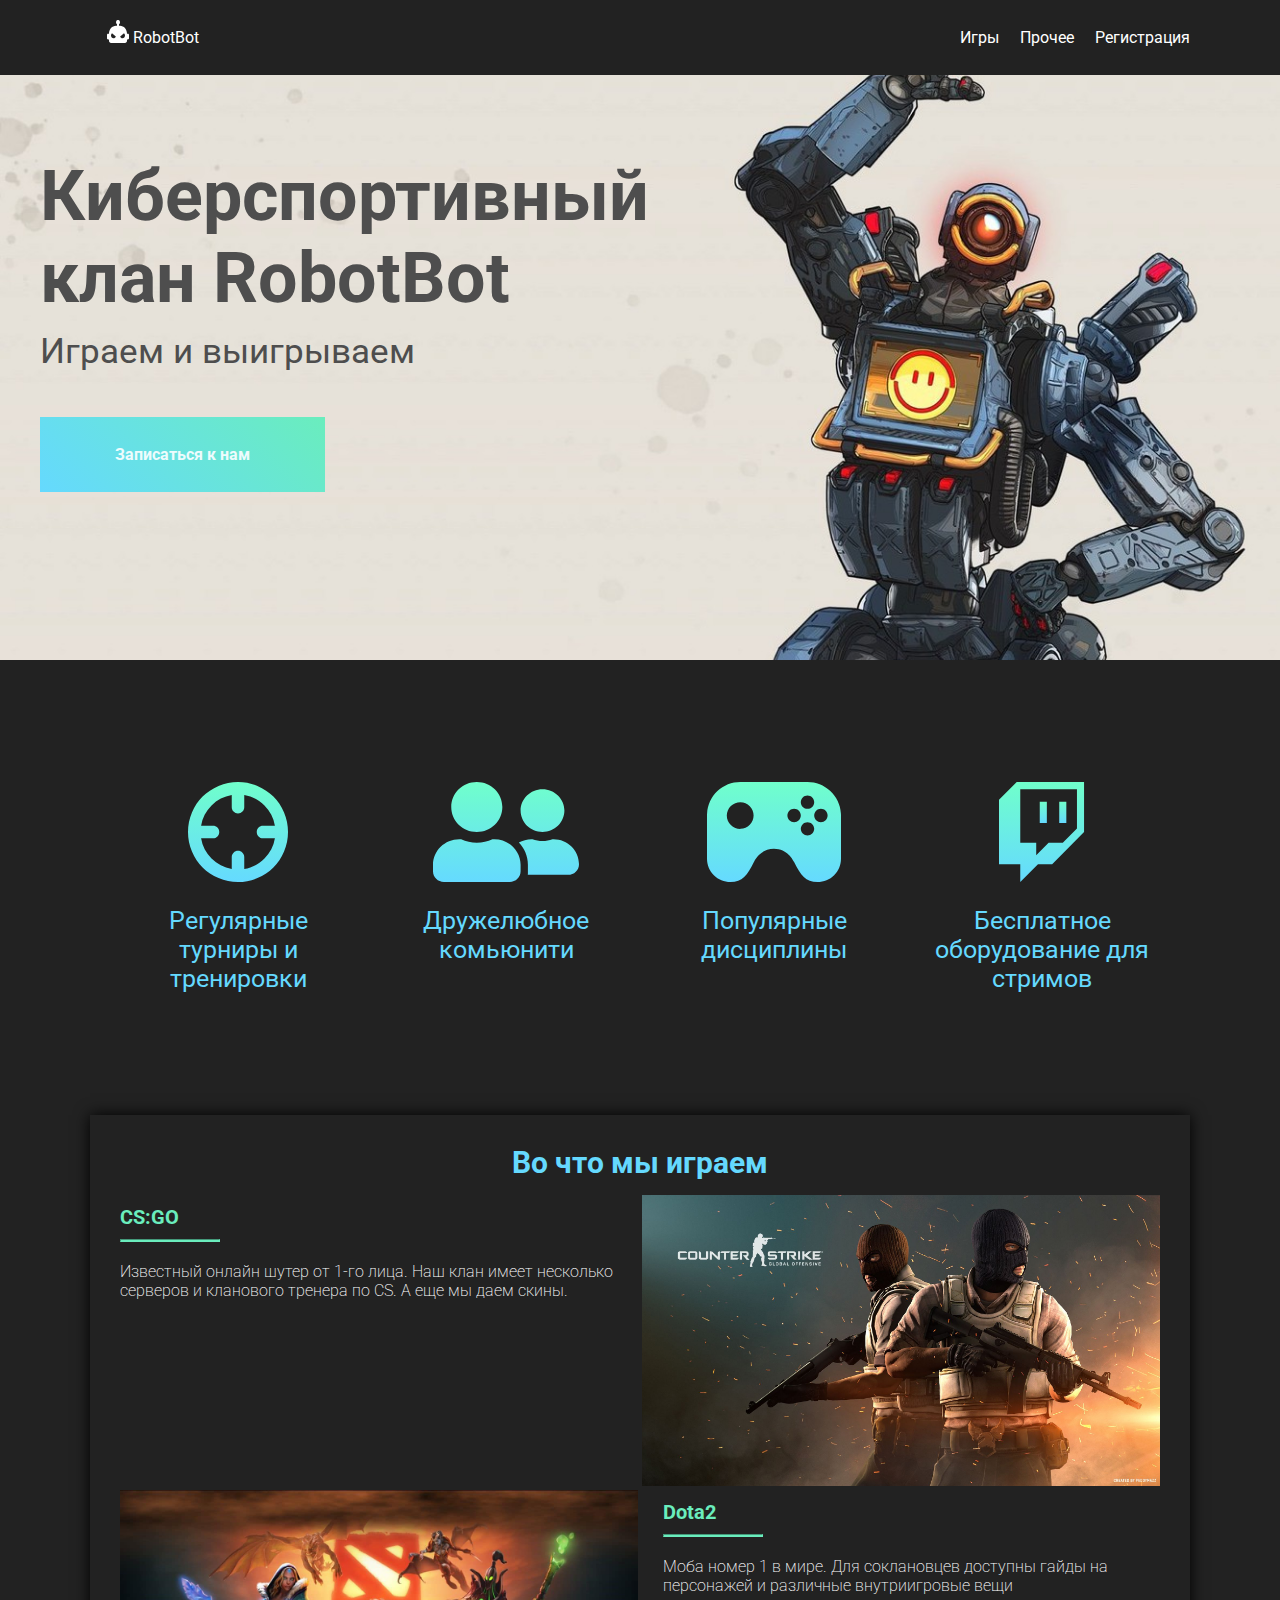
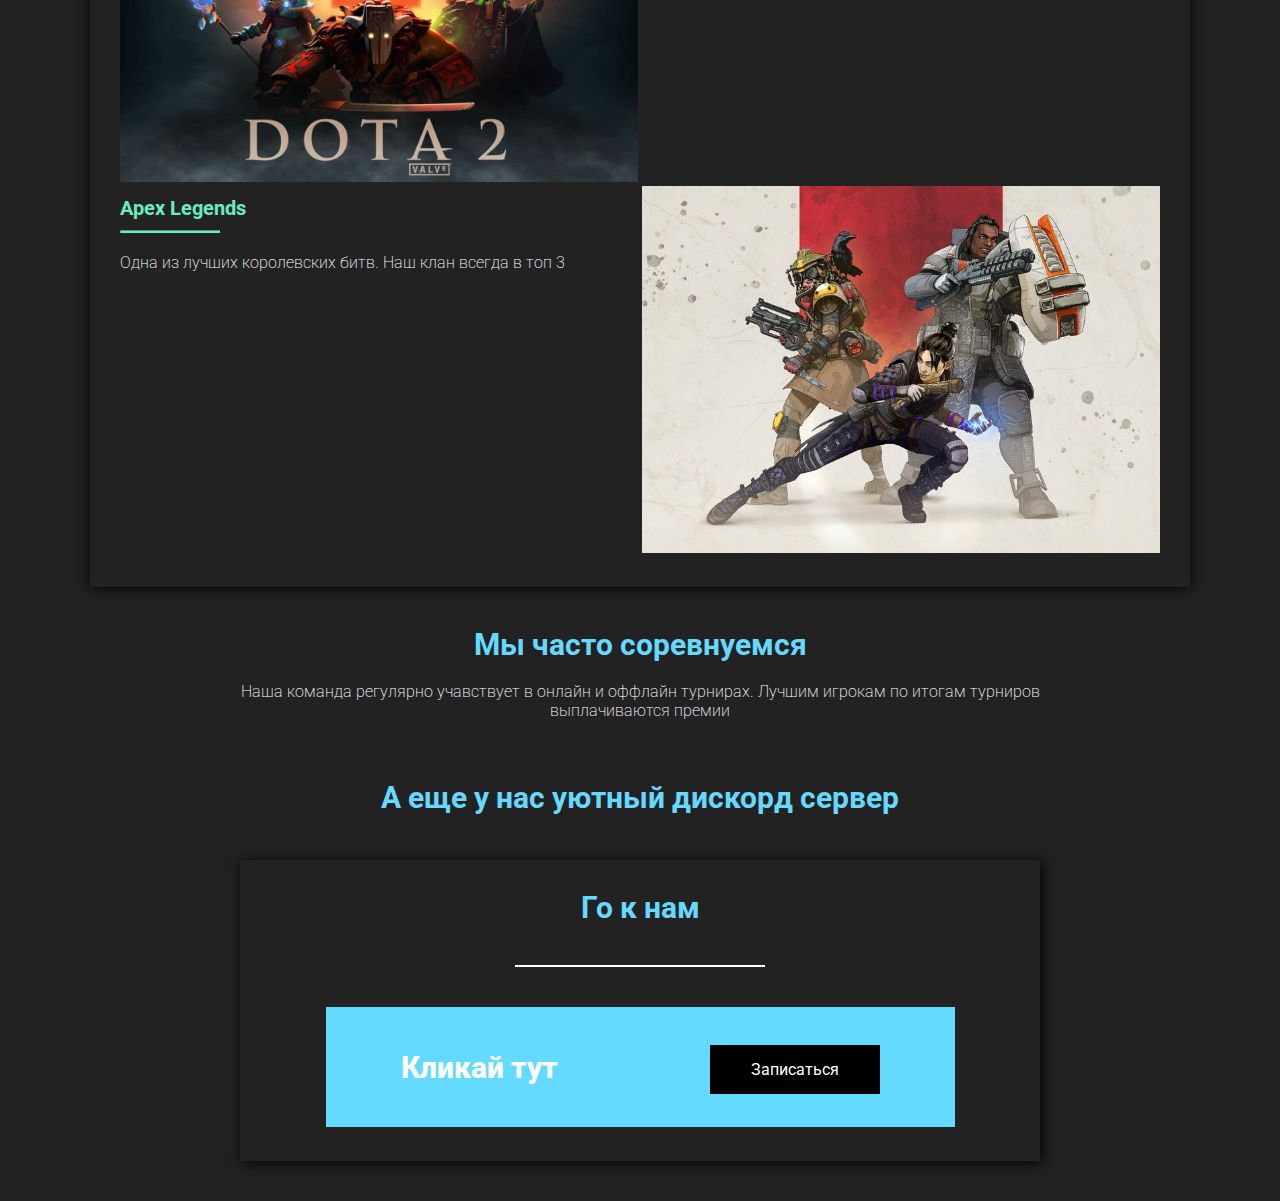
<file: index.html>
<!DOCTYPE html>
<html lang="en">
<head>
    <meta charset="UTF-8">
    <title>RobotBot</title>
    <link rel="stylesheet" href="style.css">
</head>
<body>


<div class="menu">
    <div class="container">
        <a class="menu-item" href="">
            <svg width="22" height="23" viewBox="0 0 22 23" fill="none" xmlns="http://www.w3.org/2000/svg">
                <path class="menu-logo" d="M21 13.7646H20C20 9.32631 16.87 5.73664 13 5.73664H12V4.28013C12.3041 4.07877 12.5566 3.78912 12.7322 3.44032C12.9077 3.09152 13.0001 2.69586 13 2.29313C12.9999 1.8904 12.9074 1.49479 12.7317 1.14609C12.556 0.797396 12.3033 0.507898 11.9991 0.306712C11.6949 0.105525 11.3499 -0.000257645 10.9987 4.71234e-07C10.6476 0.000258588 10.3026 0.106549 9.99867 0.308182C9.69469 0.509816 9.44236 0.799685 9.26705 1.14864C9.09174 1.4976 8.99964 1.89334 9 2.29607C9 3.14474 9.4 3.8902 10 4.28013V5.73664H9C5.13 5.73664 2 9.32631 2 13.7646H1C0.45 13.7646 0 14.2807 0 14.9115V18.3521C0 18.9829 0.45 19.4989 1 19.4989H2V20.6458C2 21.2541 2.21071 21.8375 2.58579 22.2677C2.96086 22.6979 3.46957 22.9395 4 22.9395H18C19.11 22.9395 20 21.9188 20 20.6458V19.4989H21C21.55 19.4989 22 18.9829 22 18.3521V14.9115C22 14.2807 21.55 13.7646 21 13.7646ZM6.5 18.3521C5.83696 18.3521 5.20107 18.05 4.73223 17.5123C4.26339 16.9746 4 16.2454 4 15.4849C4 14.5445 4.4 13.7188 5 13.1912L8.83 16.4942C8.5 17.5722 7.57 18.3521 6.5 18.3521ZM15.5 18.3521C14.43 18.3521 13.5 17.5722 13.17 16.4942L17 13.1912C17.6 13.7188 18 14.5445 18 15.4849C18 16.2454 17.7366 16.9746 17.2678 17.5123C16.7989 18.05 16.163 18.3521 15.5 18.3521Z"
                      fill="white"/>
            </svg>
            RobotBot

        </a>
        <div class="menu-navigation">
            <a class="menu-item" href="">Игры</a>
            <a class="menu-item" href="">Прочее</a>
            <a class="menu-item" href="#click">Регистрация</a>
        </div>


    </div>

</div>

<div class="cyber-sport">
    <h1 class="main-title">Киберспортивный <br> клан RobotBot</h1>
    <p class="main-paragraph">Играем и выигрываем</p>
    <a class="main-button" href="register.html">Записаться к нам</a>
</div>


<div class="container info">

    <div class="info-item">
        <img class="info-img" src="img/icons/scope.svg" alt="">
        <p class="info-p">Регулярные турниры и тренировки</p>
    </div>

    <div class="info-item">
        <img class="info-img" src="img/icons/friendly.svg" alt="">
        <p class="info-p">Дружелюбное комьюнити</p>
    </div>

    <div class="info-item">
        <img class="info-img" src="img/icons/joystic.svg" alt="">
        <p class="info-p">Популярные дисциплины</p>
    </div>

    <div class="info-item">
        <img class="info-img" src="img/icons/twitch.svg" alt="">
        <p class="info-p">Бесплатное оборудование для стримов</p>
    </div>


</div>

<div class="games container">
    <h2 class="title">Во что мы играем</h2>
    <div class="games-items">
        <h3 class="sub-title">CS:GO</h3>
        <hr class="games-underline">
        <p class="game-description">Известный онлайн шутер от 1-го лица. Наш клан имеет несколько серверов и кланового тренера по CS. А еще мы даем скины.</p>
    </div>
    <img class="games-pictures" src="img/csgo.jpg" alt="">


    <img class="games-pictures" src="img/dota2.jpg" alt="">
    <div class="games-items games-items-reverse">
        <h3 class="sub-title">Dota2</h3>
        <hr class="games-underline">
        <p class="game-description">Моба номер 1 в мире. Для соклановцев доступны гайды на персонажей и различные внутриигровые вещи</p>
    </div>



    <div class="games-items">
        <h3 class="sub-title">Apex Legends</h3>
        <hr class="games-underline">
        <p class="game-description">Одна из лучших королевских битв. Наш клан всегда в топ 3</p>
    </div>
    <img class="games-pictures" src="img/apex.jpg" alt="">


</div>
<div class="container game2">
    <h2 class="title">Мы часто соревнуемся</h2>
    <p class="game-description">Наша команда регулярно учавствует в онлайн и оффлайн турнирах. Лучшим игрокам по итогам турниров выплачиваются премии</p>
    <h2 class="title discord">А еще у нас уютный дискорд сервер</h2>
    <div class="game2-item">
        <h2 class="title go">Го к нам</h2>
        <hr>
        <div class="click" id="click">
            <h2 class="click-h2">Кликай тут</h2>
            <a class="click-button" href="register.html">Записаться</a>
        </div>


    </div>
</div>




</body>
</html>
</file>
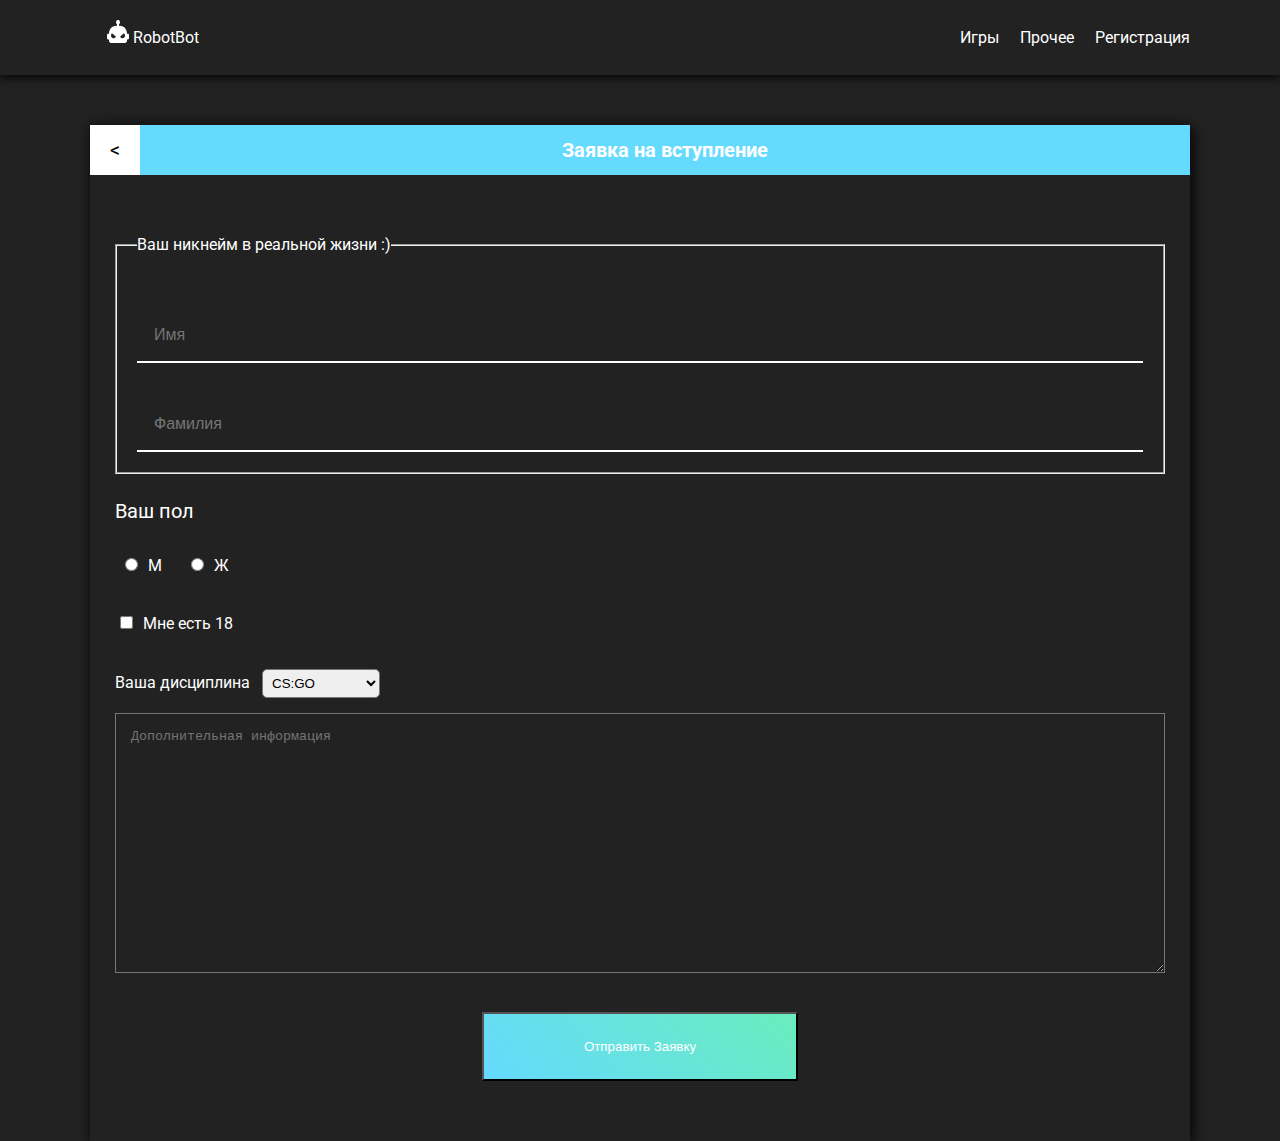
<file: register.html>
<!DOCTYPE html>
<html lang="en">
<head>
    <meta charset="UTF-8">
    <title>Регистрация</title>
    <link rel="stylesheet" href="style.css">
</head>
<body>
<div class="menu">
    <div class="container">
        <a class="menu-item" href="">
            <svg width="22" height="23" viewBox="0 0 22 23" fill="none" xmlns="http://www.w3.org/2000/svg">
                <path class="menu-logo" d="M21 13.7646H20C20 9.32631 16.87 5.73664 13 5.73664H12V4.28013C12.3041 4.07877 12.5566 3.78912 12.7322 3.44032C12.9077 3.09152 13.0001 2.69586 13 2.29313C12.9999 1.8904 12.9074 1.49479 12.7317 1.14609C12.556 0.797396 12.3033 0.507898 11.9991 0.306712C11.6949 0.105525 11.3499 -0.000257645 10.9987 4.71234e-07C10.6476 0.000258588 10.3026 0.106549 9.99867 0.308182C9.69469 0.509816 9.44236 0.799685 9.26705 1.14864C9.09174 1.4976 8.99964 1.89334 9 2.29607C9 3.14474 9.4 3.8902 10 4.28013V5.73664H9C5.13 5.73664 2 9.32631 2 13.7646H1C0.45 13.7646 0 14.2807 0 14.9115V18.3521C0 18.9829 0.45 19.4989 1 19.4989H2V20.6458C2 21.2541 2.21071 21.8375 2.58579 22.2677C2.96086 22.6979 3.46957 22.9395 4 22.9395H18C19.11 22.9395 20 21.9188 20 20.6458V19.4989H21C21.55 19.4989 22 18.9829 22 18.3521V14.9115C22 14.2807 21.55 13.7646 21 13.7646ZM6.5 18.3521C5.83696 18.3521 5.20107 18.05 4.73223 17.5123C4.26339 16.9746 4 16.2454 4 15.4849C4 14.5445 4.4 13.7188 5 13.1912L8.83 16.4942C8.5 17.5722 7.57 18.3521 6.5 18.3521ZM15.5 18.3521C14.43 18.3521 13.5 17.5722 13.17 16.4942L17 13.1912C17.6 13.7188 18 14.5445 18 15.4849C18 16.2454 17.7366 16.9746 17.2678 17.5123C16.7989 18.05 16.163 18.3521 15.5 18.3521Z"
                      fill="white"/>
            </svg>
            RobotBot

        </a>
        <div class="menu-navigation">
            <a class="menu-item" href="">Игры</a>
            <a class="menu-item" href="">Прочее</a>
            <a class="menu-item" href="#click">Регистрация</a>
        </div>


    </div>

</div>

<div class="main-reg container">
    <div class="register">
        <div class="register-title">
        <a class="register-arrow" href="index.html"><</a>
        <h1>Заявка на вступление</h1>

        </div>
    </div>

    <form action="#">
        <fieldset>
            <legend>
                Ваш никнейм в реальной жизни :)
            </legend>
            <input  type="text" placeholder="Имя" class="name" name="First-name">
            <input type="text" placeholder="Фамилия" class="name" name="Last-name">
        </fieldset>
        <div>
            <p class="gender">Ваш пол</p>
            <input type="radio" class="gender-item" name="gender-pick"><label class="letter">М</label>
            <input type="radio" class="gender-item" name="gender-pick"><label class="letter">Ж</label>
        </div>

        <div class="age2">
            <input type="checkbox" class="age"><label class="age">Мне есть 18</label>
        </div>
        <div class="main-category">
            <label class="category">Ваша дисциплина</label>
            <select class="select" name="select">
                <option value="1">CS:GO</option>
                <option value="2">Dota2</option>
                <option value="3">Apex Legends</option>
            </select>
        </div>
        <textarea class="text-info" name="description" cols="30" rows="10" placeholder="Дополнительная информация"></textarea>
        <div class="reg-button">
            <button class="register-button" type="submit">Отправить Заявку</button>
        </div>



    </form>



</div>




</body>
</html>
</file>
<file: style.css>
@import url('https://fonts.googleapis.com/css2?family=Roboto:ital,wght@0,100;0,300;0,400;0,500;0,700;0,900;1,100;1,300;1,400;1,500;1,700;1,900&display=swap');

*{
    padding: 0;
    margin: 0;
    box-sizing: border-box;

}

body{
    font-family: "Roboto", sans-serif;
    background-color: #222222;
}

.container{
    max-width: 1100px;
    margin: 0 auto;

}

.title{
    color: #65D9FE;
    font-size: 30px;
    text-align: center;
    font-weight: 700;
    margin-bottom: 15px;
}

.sub-title{
    color: #6AEDBD;
    font-size: 20px;

}

.menu{
    box-shadow: 0 2px 10px black;
    padding: 15px 0;

}

.menu-item{
    color: white;
    text-decoration: none;
    margin-left: 17px;
    line-height: 45px;
    transition: 1s;
}

.menu-navigation{
    float: right;


}

.menu-logo{
    transition: 1s;
}


.menu-item:hover{
    color: #6AEDBD;

}

.menu-item:hover .menu-logo{
    fill: #6AEDBD;
}

.cyber-sport{
    width: 100%;
    height: 65vh;
    background-image: url("img/apex-legends-pathfinder-robot-emoticons-saluting-futuristic.jpg");
    background-repeat: no-repeat;
    background-size: cover;
    background-position: center;
    padding: 80px 40px;
}

.main-title{
    color: #4E4E4E;
    font-size: 70px;
    font-weight: 700;

}

.main-paragraph{
    font-size: 35px;
    color: #4E4E4E;
    margin-top: 12px;
}

.main-button{
    display: inline-block;
    background: linear-gradient(45deg, #65D9FE, #6AEDBD);
    padding: 28px 75px;
    margin-top: 45px;
    color: #EDFCFD;
    text-decoration: none;
    font-weight: 700;

}

.register-button{
    display: inline-block;
    background: linear-gradient(45deg, #65D9FE, #6AEDBD);
    margin: 35px auto;
    text-decoration: none;
    padding: 25px 100px;
    color: white;

}

.reg-button{
    text-align: center;
}

.info{
    text-align: center;
}

.info-item{
    display: inline-block;
    width: 20%;
    margin: 2%;
    padding: 100px 0;
    vertical-align: top;
    color: #65D9FE;

}



.info-img{
    height: 100px;
}

.info-p{
    margin-top: 20px;
    font-size: 25px;
 }

.games{
    box-shadow: 0 0 15px black;
    padding: 30px;
}


.games-items{
    display: inline-block;
    width: 49.8%;
    color: white;
    vertical-align: top;
    padding-right: 2%;
    padding-top: 10px;
}

.games-pictures{
    width: 49.8%;
}

.game-description{
    color: white;
    margin-top: 20px;
    font-weight: 200;
}

.game-title{
    color: #6AEDBD;
}

.games-underline{
    border-color: #6AEDBD;
    width: 100px;
    height: 3px;
    margin-top: 10px;
    background-color: #6AEDBD;
}

.games-items-reverse{
    padding-left: 2%;
    padding-right: 0;
}

.game2{
    width: 800px;
    text-align: center;
    margin-top: 40px;

}

.discord{
    margin-top: 60px;
    margin-bottom: 45px;
}

.game2-item{
    box-shadow: 2px 2px 14px black;
    padding: 30px;
    margin-bottom: 40px;
}

.game2-item hr{
    background-color: white;
    height: 2px;
    border: white;
    width: 250px;
    margin: 40px auto;

}

.click {
    display: inline-block;
    background-color: #65DAFF;
    padding: 28px 75px;
    width: 85%;
    height: 120px;
}

.click-h2{
    float: left;
    margin: 15px auto;
    font-size: 30px;
    font-weight: 800;
    color: white;
}

.register{
    background-color: #65DAFF;
    margin-top: 50px;
    overflow: hidden;
    height: 50px;


}

.main-reg{
    box-shadow: 2px 2px 14px black;
}

.register-title{
    text-align: center;
    color: white;
    font-size: 10px;
    line-height: 50px;

}

.register-arrow{
    float: left;
    background-color: white;
    font-size: 20px;
    text-decoration: none;
    color: black;
    line-height: 50px;
    width: 50px;
}


.click-button{
    float: right;
    margin: 10px auto;
    background-color: black;
    padding: 15px;
    width: 170px;
    color: white;
    text-decoration: none;


}

.name{
    border: none;
    outline: none;
    color: white;
    border-bottom: 2px solid white;
    width: 100%;
    margin-top: 35px;
    background-color: #222222;
    padding: 17px;
    font-size: 16px;
}

fieldset{
    margin-top: 35px;
    padding: 20px;
    color: white;
}

.gender{
    margin-top: 25px;
    font-size: 20px;
    color: white;
    margin-bottom: 25px;
}

.gender-item{
    display: inline-block;
    color: white;
    margin: 10px;

}

.age{
    color: white;
    margin: 5px;

}

.letter{
    margin-right: 15px;
    color: white;

}

form{
    padding: 25px;
}

.age2{
    margin-top: 30px;
  }

.category{
    color: white;
}

.main-category{
    margin-top: 35px;
    margin-bottom: 15px;
}

.select{
    padding: 5px;
    border-radius: 5px;
    margin-left: 8px;
}

.text-info{
    color: white;
    background-color: transparent;
    width: 100%;
    height: 260px;
    padding: 15px;

}
</file>
